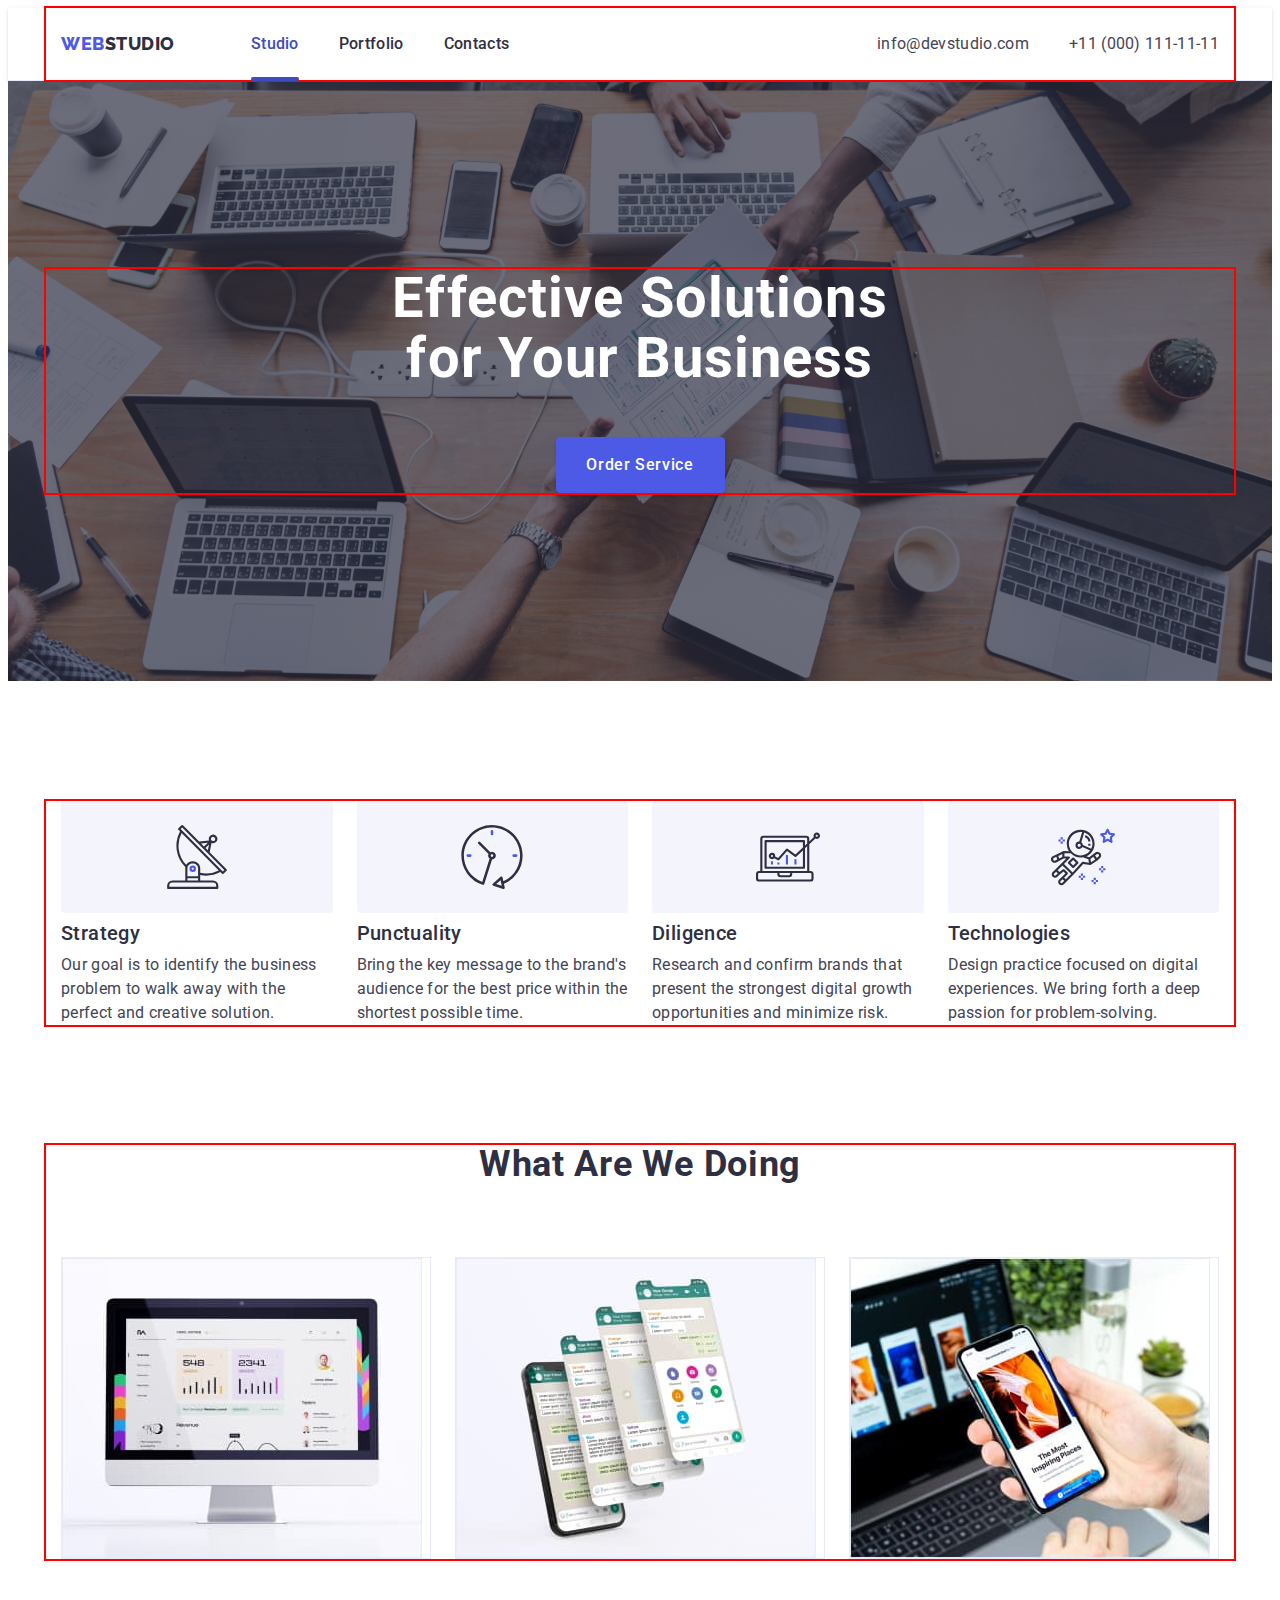
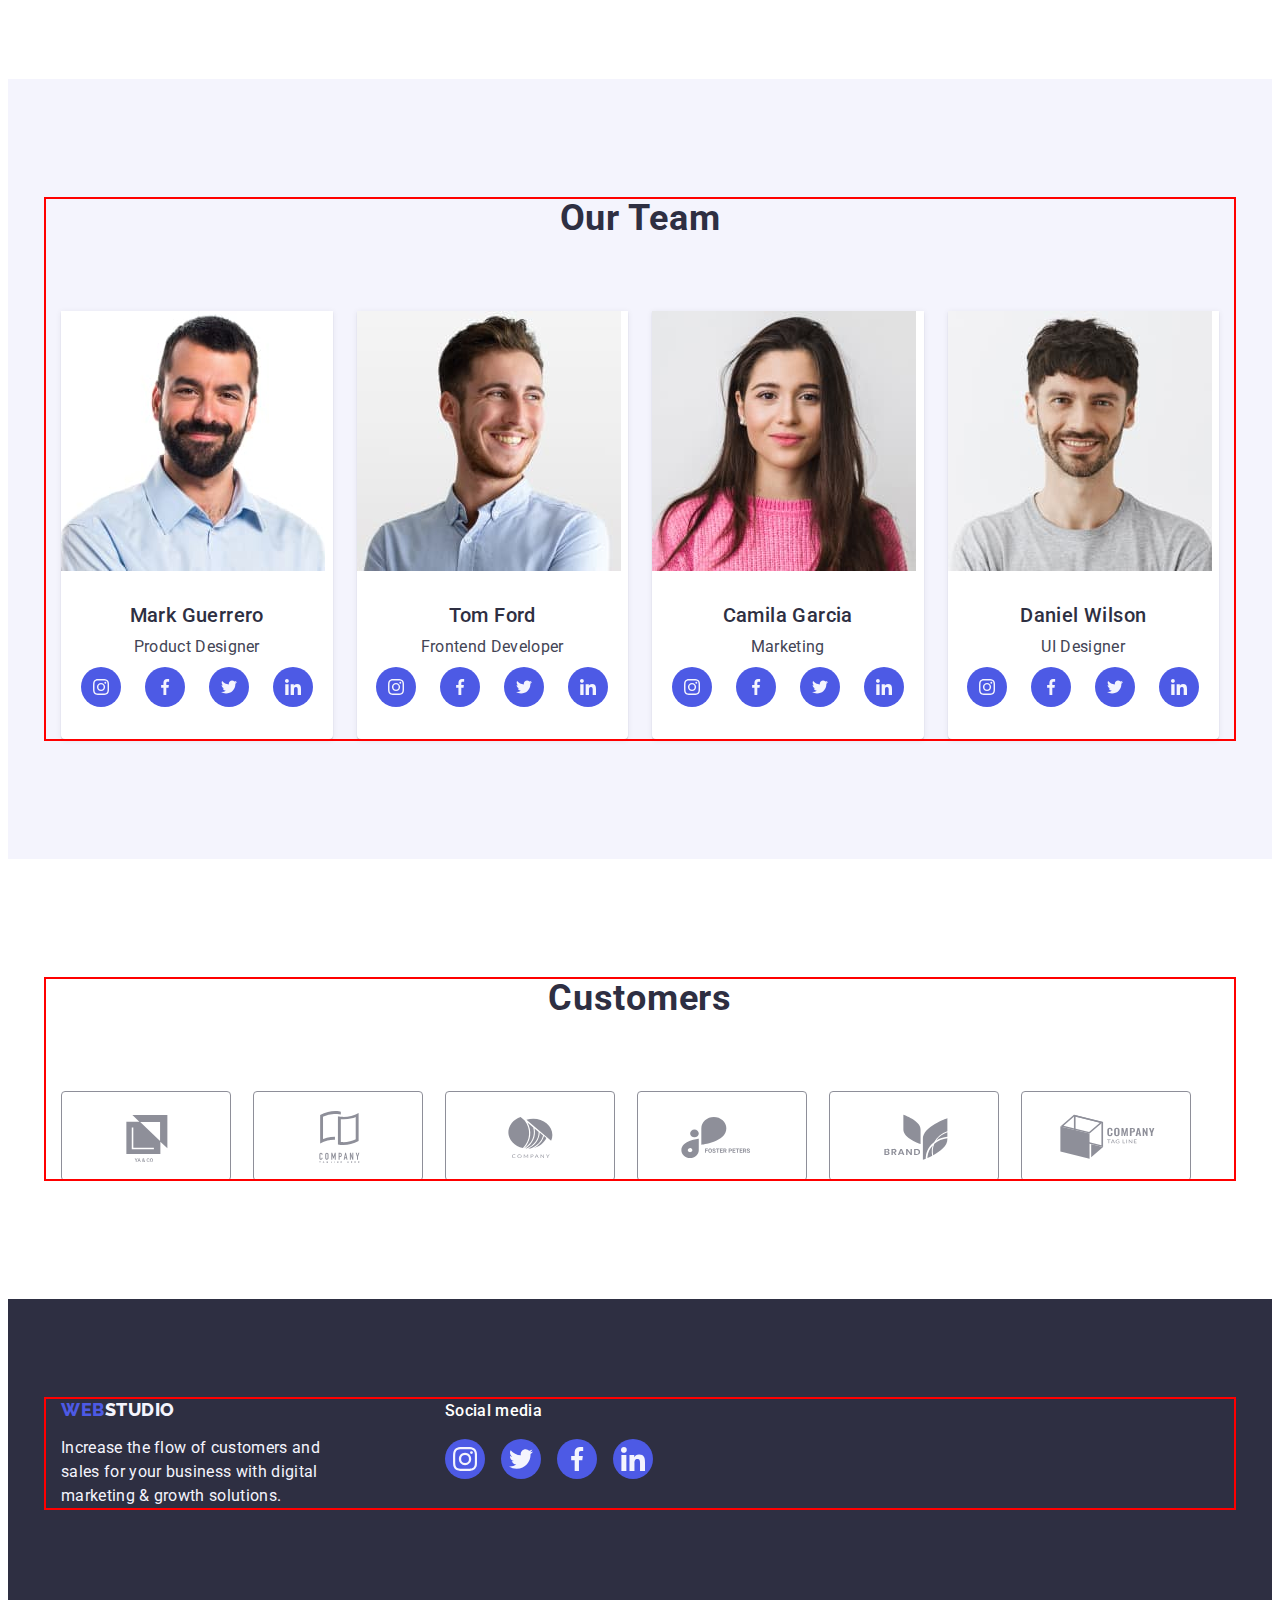
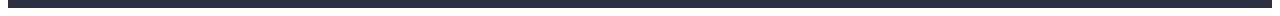
<file: index.html>
<!DOCTYPE html>
<html lang="en">
  <head>
    <meta charset="UTF-8" />
    <meta http-equiv="X-UA-Compatible" content="IE=edge" />
    <meta name="viewport" content="width=device-width, initial-scale=1.0" />
    <link rel="preconnect" href="https://fonts.googleapis.com" />
    <link rel="preconnect" href="https://fonts.gstatic.com" crossorigin />
    <link
      href="https://fonts.googleapis.com/css2?family=Raleway:wght@800&family=Roboto:wght@400;500;700&display=swap"
      rel="stylesheet"
    />
    <title>Web Studio</title>
    <link
      rel="stylesheet"
      href="https://cdnjs.cloudflare.com/ajax/libs/modern-normalize/2.0.0/modern-normalize.min.css"
      integrity="sha512-4xo8blKMVCiXpTaLzQSLSw3KFOVPWhm/TRtuPVc4WG6kUgjH6J03IBuG7JZPkcWMxJ5huwaBpOpnwYElP/m6wg=="
      crossorigin="anonymous"
      referrerpolicy="no-referrer"
    />
    <link rel="stylesheet" href="./css/styles.css" />
  </head>
  <body>
    <header class="header">
      <div class="container header-container">
        <nav class="header-navigation">
          <a href="./index.html" class="header-logo link"
            >Web<span class="span-logo-header">Studio</span></a
          >
          <ul class="header-menu list">
            <li class="header-menu-item">
              <a class="header-menu-link link current" href="./index.html"
                >Studio</a
              >
            </li>
            <li class="header-menu-item">
              <a class="header-menu-link link" href="./portfolio.html"
                >Portfolio</a
              >
            </li>
            <li class="header-menu-item">
              <a class="header-menu-link link" href="">Contacts</a>
            </li>
          </ul>
        </nav>
        <address class="header-address">
          <ul class="header-address-list list">
            <li class="header-address-item">
              <a
                class="header-address-link link"
                href="mailto:info@devstudio.com"
                >info@devstudio.com</a
              >
            </li>
            <li class="header-address-item">
              <a class="header-address-link link" href="tel:+110001111111"
                >+11 (000) 111-11-11</a
              >
            </li>
          </ul>
        </address>
      </div>
    </header>
    <main>
      <section class="hero">
        <div class="container">
          <h1 class="hero-title">Effective Solutions for Your Business</h1>
          <button type="button" class="hero-button" data-modal-open>
            Order Service
          </button>
        </div>
      </section>

      <section class="benefits">
        <div class="container">
          <h2 class="visually-hidden">Benefits</h2>
          <ul class="benefits-list list">
            <li class="benefits-item">
              <div class="benefits-icons-container">
                <svg class="benefits-icons" width="64" height="64">
                  <use href="./images/icons.svg#icon-antenna"></use>
                </svg>
              </div>
              <h3 class="benefits-subtitle">Strategy</h3>
              <p class="benefits-item-text">
                Our goal is to identify the business problem to walk away with
                the perfect and creative solution.
              </p>
            </li>
            <li class="benefits-item">
              <div class="benefits-icons-container">
                <svg class="benefits-icons" width="64" height="64">
                  <use href="./images/icons.svg#icon-clock"></use>
                </svg>
              </div>
              <h3 class="benefits-subtitle">Punctuality</h3>
              <p class="benefits-item-text">
                Bring the key message to the brand's audience for the best price
                within the shortest possible time.
              </p>
            </li>
            <li class="benefits-item">
              <div class="benefits-icons-container">
                <svg class="benefits-icons" width="64" height="64">
                  <use href="./images/icons.svg#icon-diagram"></use>
                </svg>
              </div>
              <h3 class="benefits-subtitle">Diligence</h3>
              <p class="benefits-item-text">
                Research and confirm brands that present the strongest digital
                growth opportunities and minimize risk.
              </p>
            </li>
            <li class="benefits-item">
              <div class="benefits-icons-container">
                <svg class="benefits-icons" width="64" height="64">
                  <use href="./images/icons.svg#icon-astronaut"></use>
                </svg>
              </div>
              <h3 class="benefits-subtitle">Technologies</h3>
              <p class="benefits-item-text">
                Design practice focused on digital experiences. We bring forth a
                deep passion for problem-solving.
              </p>
            </li>
          </ul>
        </div>
      </section>
      <section class="doing">
        <div class="container">
          <h2 class="doing-title">What are we doing</h2>
          <ul class="doing-list list">
            <li class="doing-item">
              <img
                src="./images/display.jpg"
                alt="computer screen with an open website"
                width="360"
                height="300"
              />
            </li>
            <li class="doing-item">
              <img
                src="./images/chats.jpg"
                alt="chats on the phone"
                width="360"
                height="300"
              />
            </li>
            <li class="doing-item">
              <img
                src="./images/phone.jpg"
                alt="phone in hand with an open mobile version of the website"
                width="360"
                height="300"
              />
            </li>
          </ul>
        </div>
      </section>

      <section class="team">
        <div class="container">
          <h2 class="team-title">Our Team</h2>
          <ul class="team-list list">
            <li class="team-item">
              <img
                src="./images/mark.jpg"
                alt="Mark Guerrero photo"
                width="264"
                height="260"
              />
              <div class="container-team">
                <h3 class="team-subtitle">Mark Guerrero</h3>
                <p class="team-text">Product Designer</p>
                <ul class="team-soc list">
                  <li class="team-soc-item">
                    <a
                      class="team-soc-link"
                      href=""
                      aria-label="instagram-icon"
                      target="_blank"
                      rel="noopener noreferrer"
                      ><svg class="team-soc-icon" width="16" height="16">
                        <use
                          href="./images/icons.svg#icon-instagram-1"
                        ></use></svg
                    ></a>
                  </li>
                  <li class="team-soc-item">
                    <a
                      class="team-soc-link"
                      href=""
                      aria-label="facebook-icon"
                      target="_blank"
                      rel="noopener noreferrer"
                      ><svg class="team-soc-icon" width="16" height="16">
                        <use href="./images/icons.svg#icon-facebook"></use></svg
                    ></a>
                  </li>
                  <li class="team-soc-item">
                    <a
                      class="team-soc-link"
                      href=""
                      aria-label="twitter-icon"
                      target="_blank"
                      rel="noopener noreferrer"
                      ><svg class="team-soc-icon" width="16" height="16">
                        <use href="./images/icons.svg#icon-twitter"></use></svg
                    ></a>
                  </li>
                  <li class="team-soc-item">
                    <a
                      class="team-soc-link"
                      href=""
                      aria-label="linkedin-icon"
                      target="_blank"
                      rel="noopener noreferrer"
                      ><svg class="team-soc-icon" width="16" height="16">
                        <use href="./images/icons.svg#icon-linkedin"></use></svg
                    ></a>
                  </li>
                </ul>
              </div>
            </li>
            <li class="team-item">
              <img
                src="./images/tom.jpg"
                alt="Tom Ford photo"
                width="264"
                height="260"
              />
              <div class="container-team">
                <h3 class="team-subtitle">Tom Ford</h3>
                <p class="team-text">Frontend Developer</p>
                <ul class="team-soc list">
                  <li class="team-soc-item">
                    <a
                      class="team-soc-link"
                      href=""
                      aria-label="instagram"
                      target="_blank"
                      rel="noopener noreferrer"
                      ><svg class="team-soc-icon" width="16" height="16">
                        <use
                          href="./images/icons.svg#icon-instagram-1"
                        ></use></svg
                    ></a>
                  </li>
                  <li class="team-soc-item">
                    <a
                      class="team-soc-link"
                      href=""
                      aria-label="facebook-icon"
                      target="_blank"
                      rel="noopener noreferrer"
                      ><svg class="team-soc-icon" width="16" height="16">
                        <use href="./images/icons.svg#icon-facebook"></use></svg
                    ></a>
                  </li>
                  <li class="team-soc-item">
                    <a
                      class="team-soc-link"
                      href=""
                      aria-label="twitter-icon"
                      target="_blank"
                      rel="noopener noreferrer"
                      ><svg class="team-soc-icon" width="16" height="16">
                        <use href="./images/icons.svg#icon-twitter"></use></svg
                    ></a>
                  </li>
                  <li class="team-soc-item">
                    <a
                      class="team-soc-link"
                      href=""
                      aria-label="linkedin-icon"
                      target="_blank"
                      rel="noopener noreferrer"
                      ><svg class="team-soc-icon" width="16" height="16">
                        <use href="./images/icons.svg#icon-linkedin"></use></svg
                    ></a>
                  </li>
                </ul>
              </div>
            </li>
            <li class="team-item">
              <img
                src="./images/camila.jpg"
                alt="Camila Garcia photo"
                width="264"
                height="260"
              />
              <div class="container-team">
                <h3 class="team-subtitle">Camila Garcia</h3>
                <p class="team-text">Marketing</p>
                <ul class="team-soc list">
                  <li class="team-soc-item">
                    <a
                      class="team-soc-link"
                      href=""
                      aria-label="instagram-icon"
                      target="_blank"
                      rel="noopener noreferrer"
                      ><svg class="team-soc-icon" width="16" height="16">
                        <use
                          href="./images/icons.svg#icon-instagram-1"
                        ></use></svg
                    ></a>
                  </li>
                  <li class="team-soc-item">
                    <a
                      class="team-soc-link"
                      href=""
                      aria-label="facebook-icon"
                      target="_blank"
                      rel="noopener noreferrer"
                      ><svg class="team-soc-icon" width="16" height="16">
                        <use href="./images/icons.svg#icon-facebook"></use></svg
                    ></a>
                  </li>
                  <li class="team-soc-item">
                    <a
                      class="team-soc-link"
                      href=""
                      aria-label="twitter-icon"
                      target="_blank"
                      rel="noopener noreferrer"
                      ><svg class="team-soc-icon" width="16" height="16">
                        <use href="./images/icons.svg#icon-twitter"></use></svg
                    ></a>
                  </li>
                  <li class="team-soc-item">
                    <a
                      class="team-soc-link"
                      href=""
                      aria-label="linkedin-icon"
                      target="_blank"
                      rel="noopener noreferrer"
                      ><svg class="team-soc-icon" width="16" height="16">
                        <use href="./images/icons.svg#icon-linkedin"></use></svg
                    ></a>
                  </li>
                </ul>
              </div>
            </li>
            <li class="team-item">
              <img
                src="./images/daniel.jpg"
                alt="Daniel Wilson photo"
                width="264"
                height="260"
              />
              <div class="container-team">
                <h3 class="team-subtitle">Daniel Wilson</h3>
                <p class="team-text">UI Designer</p>
                <ul class="team-soc list">
                  <li class="team-soc-item">
                    <a
                      class="team-soc-link"
                      href=""
                      aria-label="instagram-icon"
                      target="_blank"
                      rel="noopener noreferrer"
                      ><svg class="team-soc-icon" width="16" height="16">
                        <use
                          href="./images/icons.svg#icon-instagram-1"
                        ></use></svg
                    ></a>
                  </li>
                  <li class="team-soc-item">
                    <a
                      class="team-soc-link"
                      href=""
                      aria-label="facebook-icon"
                      target="_blank"
                      rel="noopener noreferrer"
                      ><svg class="team-soc-icon" width="16" height="16">
                        <use href="./images/icons.svg#icon-facebook"></use></svg
                    ></a>
                  </li>
                  <li class="team-soc-item">
                    <a
                      class="team-soc-link"
                      href=""
                      aria-label="twitter-icon"
                      target="_blank"
                      rel="noopener noreferrer"
                      ><svg class="team-soc-icon" width="16" height="16">
                        <use href="./images/icons.svg#icon-twitter"></use></svg
                    ></a>
                  </li>
                  <li class="team-soc-item">
                    <a
                      class="team-soc-link"
                      href=""
                      aria-label="linkedin-icon"
                      target="_blank"
                      rel="noopener noreferrer"
                      ><svg class="team-soc-icon" width="16" height="16">
                        <use href="./images/icons.svg#icon-linkedin"></use></svg
                    ></a>
                  </li>
                </ul>
              </div>
            </li>
          </ul>
        </div>
      </section>

      <section class="customers">
        <div class="container">
          <h2 class="customers-title">Customers</h2>
          <ul class="customers-list list">
            <li class="customers-item">
              <a class="customers-link" href="">
                <svg class="customers-soc-icon" width="104" height="56">
                  <use href="./images/icons.svg#icon-Logo-1"></use></svg
              ></a>
            </li>
            <li class="customers-item">
              <a class="customers-link" href=""
                ><svg class="customers-soc-icon" width="104" height="56">
                  <use href="./images/icons.svg#icon-Logo-2"></use></svg
              ></a>
            </li>
            <li class="customers-item">
              <a class="customers-link" href=""
                ><svg class="customers-soc-icon" width="104" height="56">
                  <use href="./images/icons.svg#icon-Logo-3"></use></svg
              ></a>
            </li>
            <li class="customers-item">
              <a class="customers-link" href=""
                ><svg class="customers-soc-icon" width="104" height="56">
                  <use href="./images/icons.svg#icon-Logo-4"></use></svg
              ></a>
            </li>
            <li class="customers-item">
              <a class="customers-link" href=""
                ><svg class="customers-soc-icon" width="104" height="56">
                  <use href="./images/icons.svg#icon-Logo-5"></use></svg
              ></a>
            </li>
            <li class="customers-item">
              <a class="customers-link" href=""
                ><svg class="customers-soc-icon" width="104" height="56">
                  <use href="./images/icons.svg#icon-Logo-6"></use></svg
              ></a>
            </li>
          </ul>
        </div>
      </section>
    </main>
    <footer class="footer">
      <div class="container footer-container">
        <div class="footer-logo">
          <a href="./index.html" class="footer-logo-link link"
            >Web<span class="span-logo-footer">Studio</span></a
          >
          <p class="footer-text">
            Increase the flow of customers and sales for your business with
            digital marketing & growth solutions.
          </p>
        </div>

        <div class="footer-soc">
          <p class="footer-soc-title">Social media</p>
          <ul class="footer-soc-list list">
            <li class="footer-soc-item">
              <a
                class="footer-soc-link"
                href=""
                aria-label="instagram-icon"
                target="_blank"
                rel="noopener noreferrer"
                ><svg class="footer-soc-icon" width="24" height="24">
                  <use href="./images/icons.svg#icon-instagram-1"></use></svg
              ></a>
            </li>
            <li class="footer-soc-item">
              <a
                class="footer-soc-link"
                href=""
                aria-label="twitter-icon"
                target="_blank"
                rel="noopener noreferrer"
                ><svg class="footer-soc-icon" width="24" height="24">
                  <use href="./images/icons.svg#icon-twitter"></use></svg
              ></a>
            </li>
            <li class="footer-soc-item">
              <a
                class="footer-soc-link"
                href=""
                aria-label="facebook-icon"
                target="_blank"
                rel="noopener noreferrer"
                ><svg class="footer-soc-icon" width="24" height="24">
                  <use href="./images/icons.svg#icon-facebook"></use></svg
              ></a>
            </li>
            <li class="footer-soc-item">
              <a
                class="footer-soc-link"
                href=""
                aria-label="linkedin-icon"
                target="_blank"
                rel="noopener noreferrer"
                ><svg class="footer-soc-icon" width="24" height="24">
                  <use href="./images/icons.svg#icon-linkedin"></use></svg
              ></a>
            </li>
          </ul>
        </div>
      </div>
    </footer>
    <div class="backdrop is-hidden" data-modal>
      <div class="modal">
        <button type="button" class="modal-btn" data-modal-close>
          <svg class="icon-close-black" width="8" height="8">
            <use href="./images/icons.svg#icon-close-black"></use>
          </svg>
        </button>
      </div>
    </div>
    <script src="./js/modal.js"></script>
  </body>
</html>
</file>
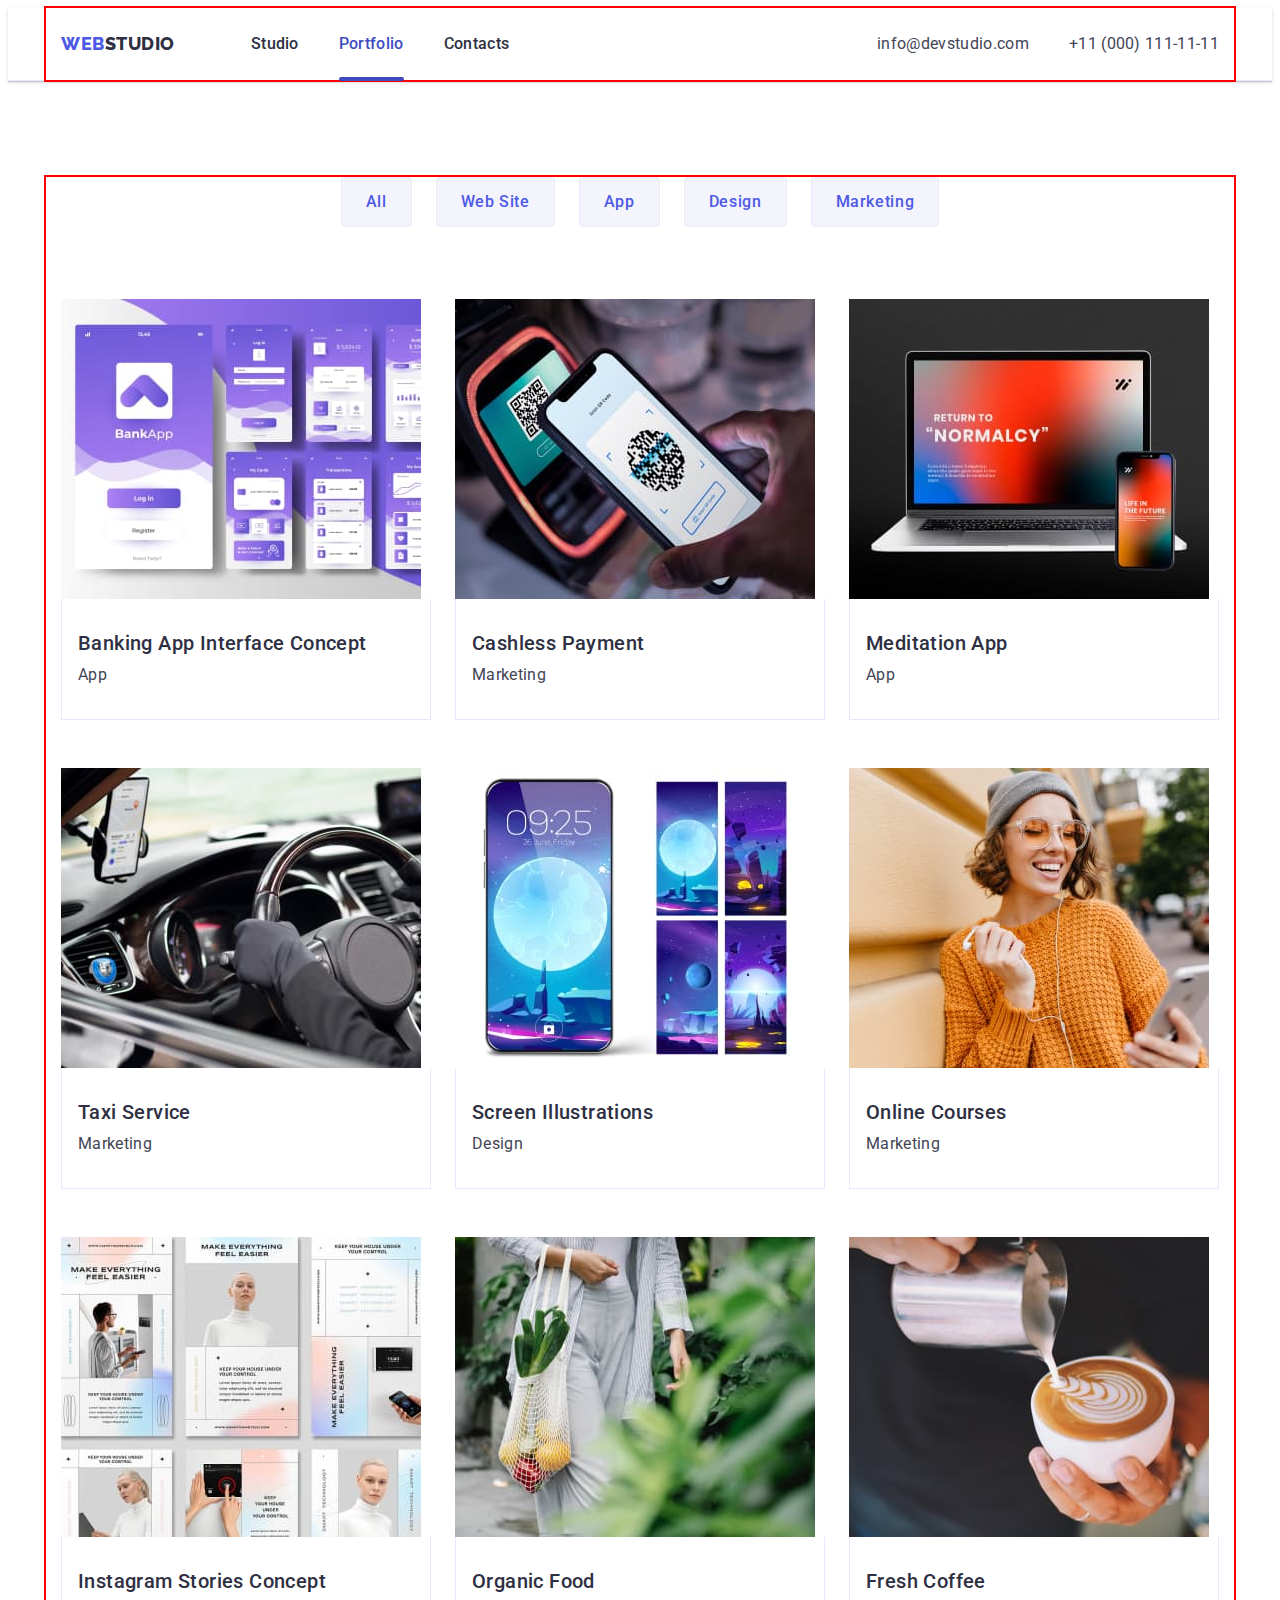
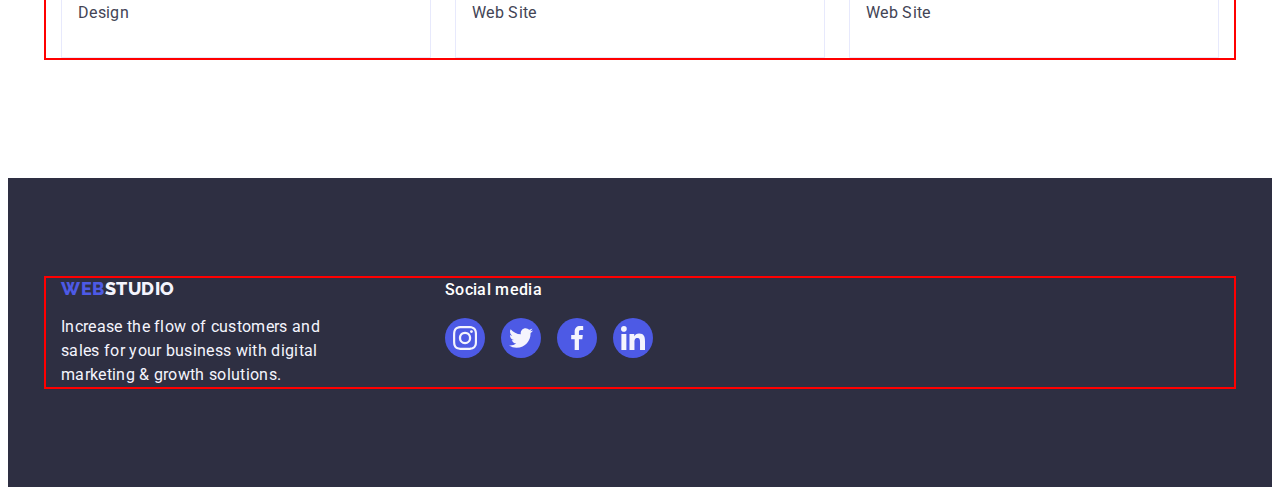
<file: portfolio.html>
<!DOCTYPE html>
<html lang="en">
  <head>
    <meta charset="UTF-8" />
    <meta http-equiv="X-UA-Compatible" content="IE=edge" />
    <meta name="viewport" content="width=device-width, initial-scale=1.0" />
    <link rel="preconnect" href="https://fonts.googleapis.com" />
    <link rel="preconnect" href="https://fonts.gstatic.com" crossorigin />
    <link
      href="https://fonts.googleapis.com/css2?family=Raleway:wght@800&family=Roboto:wght@400;500;700&display=swap"
      rel="stylesheet"
    />
    <title>Web Studio</title>
    <link
      rel="stylesheet"
      href="https://cdnjs.cloudflare.com/ajax/libs/modern-normalize/2.0.0/modern-normalize.min.css"
      integrity="sha512-4xo8blKMVCiXpTaLzQSLSw3KFOVPWhm/TRtuPVc4WG6kUgjH6J03IBuG7JZPkcWMxJ5huwaBpOpnwYElP/m6wg=="
      crossorigin="anonymous"
      referrerpolicy="no-referrer"
    />
    <link rel="stylesheet" href="./css/styles.css" />
  </head>
  <body>
    <header class="header">
      <div class="container header-container">
        <nav class="header-navigation">
          <a href="./index.html" class="header-logo link"
            >Web<span class="span-logo-header">Studio</span></a
          >
          <ul class="header-menu list">
            <li class="header-menu-item">
              <a class="header-menu-link link" href="./index.html">Studio</a>
            </li>
            <li class="header-menu-item">
              <a class="header-menu-link link current" href="./portfolio.html"
                >Portfolio</a
              >
            </li>
            <li class="header-menu-item">
              <a class="header-menu-link link" href="">Contacts</a>
            </li>
          </ul>
        </nav>
        <address class="header-address">
          <ul class="header-address-list list">
            <li class="header-address-item">
              <a
                class="header-address-link link"
                href="mailto:info@devstudio.com"
                >info@devstudio.com</a
              >
            </li>
            <li class="header-address-item">
              <a class="header-address-link link" href="tel:+110001111111"
                >+11 (000) 111-11-11</a
              >
            </li>
          </ul>
        </address>
      </div>
    </header>
    <main>
      <section class="projects">
        <div class="container">
          <h1 class="visually-hidden">Projects</h1>
          <ul class="projects-btn-list list">
            <li class="projects-btn-item">
              <button type="button" class="projects-button">All</button>
            </li>
            <li class="projects-btn-item">
              <button type="button" class="projects-button">Web Site</button>
            </li>
            <li class="projects-btn-item">
              <button type="button" class="projects-button">App</button>
            </li>
            <li class="projects-btn-item">
              <button type="button" class="projects-button">Design</button>
            </li>
            <li class="projects-btn-item">
              <button type="button" class="projects-button">Marketing</button>
            </li>
          </ul>

          <ul class="projects-list list">
            <li class="projects-item">
              <a href="" class="projects-link link">
                <div class="projects-overlay">
                  <img
                    src="./images/images-portfolio/banking-app.jpg"
                    alt="application view"
                    width="360"
                    height="300"
                  />
                  <p class="projects-overlay-text">
                    14 Stylish and User-Friendly App Design Concepts · Task
                    Manager App · Calorie Tracker App · Exotic Fruit Ecommerce
                    App · Cloud Storage App
                  </p>
                </div>
                <div class="container-projects">
                  <h2 class="projects-subtitle">
                    Banking App Interface Concept
                  </h2>
                  <p class="projects-text">App</p>
                </div>
              </a>
            </li>
            <li class="projects-item">
              <a href="" class="projects-link link">
                <div class="projects-overlay">
                  <img
                    src="./images/images-portfolio/cashless.jpg"
                    alt="the phone approaches the terminal"
                    width="360"
                    height="300"
                  />
                  <p class="projects-overlay-text">
                    14 Stylish and User-Friendly App Design Concepts · Task
                    Manager App · Calorie Tracker App · Exotic Fruit Ecommerce
                    App · Cloud Storage App
                  </p>
                </div>
                <div class="container-projects">
                  <h2 class="projects-subtitle">Cashless Payment</h2>
                  <p class="projects-text">Marketing</p>
                </div>
              </a>
            </li>
            <li class="projects-item">
              <a href="" class="projects-link link">
                <div class="projects-overlay">
                  <img
                    src="./images/images-portfolio/meditation-app.jpg"
                    alt="app is open on a laptop and a phone"
                    width="360"
                    height="300"
                  />
                  <p class="projects-overlay-text">
                    14 Stylish and User-Friendly App Design Concepts · Task
                    Manager App · Calorie Tracker App · Exotic Fruit Ecommerce
                    App · Cloud Storage App
                  </p>
                </div>
                <div class="container-projects">
                  <h2 class="projects-subtitle">Meditation App</h2>
                  <p class="projects-text">App</p>
                </div>
              </a>
            </li>
            <li class="projects-item">
              <a href="" class="projects-link link">
                <div class="projects-overlay">
                  <img
                    src="./images/images-portfolio/taxi.jpg"
                    alt="hand on the steering wheel of the car"
                    width="360"
                    height="300"
                  />
                  <p class="projects-overlay-text">
                    14 Stylish and User-Friendly App Design Concepts · Task
                    Manager App · Calorie Tracker App · Exotic Fruit Ecommerce
                    App · Cloud Storage App
                  </p>
                </div>
                <div class="container-projects">
                  <h2 class="projects-subtitle">Taxi Service</h2>
                  <p class="projects-text">Marketing</p>
                </div>
              </a>
            </li>
            <li class="projects-item">
              <a href="" class="projects-link link">
                <div class="projects-overlay">
                  <img
                    src="./images/images-portfolio/screan.jpg"
                    alt="phone with different screen illustrations"
                    width="360"
                    height="300"
                  />
                  <p class="projects-overlay-text">
                    14 Stylish and User-Friendly App Design Concepts · Task
                    Manager App · Calorie Tracker App · Exotic Fruit Ecommerce
                    App · Cloud Storage App
                  </p>
                </div>
                <div class="container-projects">
                  <h2 class="projects-subtitle">Screen Illustrations</h2>
                  <p class="projects-text">Design</p>
                </div>
              </a>
            </li>
            <li class="projects-item">
              <a href="" class="projects-link link">
                <div class="projects-overlay">
                  <img
                    src="./images/images-portfolio/online-courses.jpg"
                    alt="a girl in headphones smiles and looks at the phone"
                    width="360"
                    height="300"
                  />
                  <p class="projects-overlay-text">
                    14 Stylish and User-Friendly App Design Concepts · Task
                    Manager App · Calorie Tracker App · Exotic Fruit Ecommerce
                    App · Cloud Storage App
                  </p>
                </div>
                <div class="container-projects">
                  <h2 class="projects-subtitle">Online Courses</h2>
                  <p class="projects-text">Marketing</p>
                </div>
              </a>
            </li>
            <li class="projects-item">
              <a href="" class="projects-link link">
                <div class="projects-overlay">
                  <img
                    src="./images/images-portfolio/instagram.jpg"
                    alt="windows with cases"
                    width="360"
                    height="300"
                  />
                  <p class="projects-overlay-text">
                    14 Stylish and User-Friendly App Design Concepts · Task
                    Manager App · Calorie Tracker App · Exotic Fruit Ecommerce
                    App · Cloud Storage App
                  </p>
                </div>
                <div class="container-projects">
                  <h2 class="projects-subtitle">Instagram Stories Concept</h2>
                  <p class="projects-text">Design</p>
                </div>
              </a>
            </li>
            <li class="projects-item">
              <a href="" class="projects-link link">
                <div class="projects-overlay">
                  <img
                    src="./images/images-portfolio/organic-food.jpg"
                    alt="a woman carries a bag of fruit"
                    width="360"
                    height="300"
                  />
                  <p class="projects-overlay-text">
                    14 Stylish and User-Friendly App Design Concepts · Task
                    Manager App · Calorie Tracker App · Exotic Fruit Ecommerce
                    App · Cloud Storage App
                  </p>
                </div>
                <div class="container-projects">
                  <h2 class="projects-subtitle">Organic Food</h2>
                  <p class="projects-text">Web Site</p>
                </div>
              </a>
            </li>
            <li class="projects-item">
              <a href="" class="projects-link link">
                <div class="projects-overlay">
                  <img
                    src="./images/images-portfolio/coffee.jpg"
                    alt="a person pours milk into coffee"
                    width="360"
                    height="300"
                  />
                  <p class="projects-overlay-text">
                    14 Stylish and User-Friendly App Design Concepts · Task
                    Manager App · Calorie Tracker App · Exotic Fruit Ecommerce
                    App · Cloud Storage App
                  </p>
                </div>
                <div class="container-projects">
                  <h2 class="projects-subtitle">Fresh Coffee</h2>
                  <p class="projects-text">Web Site</p>
                </div>
              </a>
            </li>
          </ul>
        </div>
      </section>
    </main>
    <footer class="footer">
      <div class="container footer-container">
        <div class="footer-logo">
          <a href="./index.html" class="footer-logo-link link"
            >Web<span class="span-logo-footer">Studio</span></a
          >
          <p class="footer-text">
            Increase the flow of customers and sales for your business with
            digital marketing & growth solutions.
          </p>
        </div>

        <div class="footer-soc">
          <p class="footer-soc-title">Social media</p>
          <ul class="footer-soc-list list">
            <li class="footer-soc-item">
              <a
                class="footer-soc-link"
                href=""
                aria-label="instagram-icon"
                target="_blank"
                rel="noopener noreferrer"
                ><svg class="footer-soc-icon" width="24" height="24">
                  <use href="./images/icons.svg#icon-instagram-1"></use></svg
              ></a>
            </li>
            <li class="footer-soc-item">
              <a
                class="footer-soc-link"
                href=""
                aria-label="twitter-icon"
                target="_blank"
                rel="noopener noreferrer"
                ><svg class="footer-soc-icon" width="24" height="24">
                  <use href="./images/icons.svg#icon-twitter"></use></svg
              ></a>
            </li>
            <li class="footer-soc-item">
              <a
                class="footer-soc-link"
                href=""
                aria-label="facebook-icon"
                target="_blank"
                rel="noopener noreferrer"
                ><svg class="footer-soc-icon" width="24" height="24">
                  <use href="./images/icons.svg#icon-facebook"></use></svg
              ></a>
            </li>
            <li class="footer-soc-item">
              <a
                class="footer-soc-link"
                href=""
                aria-label="linkedin-icon"
                target="_blank"
                rel="noopener noreferrer"
                ><svg class="footer-soc-icon" width="24" height="24">
                  <use href="./images/icons.svg#icon-linkedin"></use></svg
              ></a>
            </li>
          </ul>
        </div>
      </div>
    </footer>
  </body>
</html>
</file>
<file: css/styles.css>
:root {
    --primary-black-color: #2E2F42;
    --primary-white-color: #FFFFFF;
    --primary-accent-color: #434455;
    --secondary-accent-color: #4D5AE5;
    --active-color: #404BBF;
    --secondary-white-color: #F4F4FD;
}

body {
    font-family: 'Roboto', sans-serif;
    color: var(--primary-accent-color);
    background-color: var(--primary-white-color);
}

p, h1, h2, h3, h4, h5, h6 {
    margin-top: 0;
    margin-bottom: 0;
}

ul {
    margin-top: 0;
    margin-bottom: 0;
    padding-left: 0;
}

img {
    display: block; 
    max-width: 100%; 
    height: auto;
}

.container {
    width: 100%;
    max-width: 1158px;
    padding-left: 15px;
    padding-right: 15px;
    margin: 0 auto;
    outline: 2px solid red;
}


/**-----------------HEADER-------------------*/

.header {
    border-bottom: 1px solid #E7E9FC;
    box-shadow: 0px 2px 1px rgba(46, 47, 66, 0.08), 0px 1px 1px rgba(46, 47, 66, 0.16), 0px 1px 6px rgba(46, 47, 66, 0.08);
}

.header-container {
    display: flex;
}

.link {
    text-decoration: none;
}

.link:active {
    color: var(--active-color);
}


.list {
    list-style-type: none;
}

.header-logo {
    font-family: 'Raleway', sans-serif;
    font-weight: 800;
    font-size: 18px;
    line-height: 1.17;
    letter-spacing: 0.03em;
    color:var(--secondary-accent-color);
    text-transform: uppercase;
    margin-right: 76px;

}

.span-logo-header {
   color:var(--primary-black-color); 
}

.header-navigation {
    display: flex;
    align-items: center;
    flex-grow: 1;
}

.header-menu {
    display: flex;
    gap: 40px;
}

.header-menu-link {
    font-weight: 500;
    font-size: 16px;
    line-height: 1.5;
    letter-spacing: 0.02em;
    color: var(--primary-black-color);
    display: block;
    padding: 24px 0;
    transition: color 250ms cubic-bezier(0.4, 0, 0.2, 1);
}


.header-menu-link:hover, 
.header-menu-link:focus {
    color: var(--active-color);
}

.current {
    position: relative;
    color: var(--active-color);
}

.current::after {
    content: '';
    position: absolute;
    left: 0;
    bottom: -1px;
    width: 100%;
    height: 4px;
    border-radius: 2px;
    background-color: var(--active-color);
}   

.header-address {
    font-style:normal;
}

.header-address-list {
    display: flex;
    gap: 40px;
}

.header-address-link {
    font-size: 16px;
    line-height: 1.5;
    letter-spacing: 0.02em;
    color: var(--primary-accent-color);
    display: block;
    padding: 24px 0;
    transition: color 250ms cubic-bezier(0.4, 0, 0.2, 1);
}

.header-address-link:hover,
.header-address-link:focus {
    color: var(--active-color);
}

/**-----------------HERO-------------------*/

.hero {
    background-color: var(--primary-black-color);
    background-image: linear-gradient(rgba(46, 47, 66, 0.7),rgba(46, 47, 66, 0.7)), url(../images/people-office.jpg);
    background-repeat: no-repeat;
    background-position: center;
    background-size: cover;
    padding-top: 188px;
    padding-bottom: 188px;
    max-width: 1440px;
    margin-right: auto;
    margin-left: auto;
}

.hero-title {
    font-weight: 700;
    font-size: 56px;
    line-height: 1.07;
    letter-spacing: 0.02em;
    color: var(--primary-white-color);
    text-align: center;
    max-width: 496px;
    margin-bottom: 48px;
    margin-left: auto;
    margin-right: auto;
}

.hero-button {
    min-width: 169px;
    height: 56px;
    font-family: inherit;
    font-weight: 500;
    font-size: 16px;
    line-height: 1.5;
    letter-spacing: 0.04em;
    box-shadow: 0px 4px 4px rgba(0, 0, 0, 0.15);
    border-radius: 4px;
    border: none;
    color: var(--primary-white-color);
    background-color: var(--secondary-accent-color);
    cursor: pointer;
    margin-left: auto;
    margin-right: auto;
    display: block;
    transition: background-color 250ms cubic-bezier(0.4, 0, 0.2, 1);
}

.hero-button:hover,
.hero-button:focus {
    background-color: var(--active-color);
}

/**-----------------BENEFITS-------------------*/

.benefits {
    padding-top: 120px;
    padding-bottom: 120px;
}

.benefits-list {
    display: flex;
    gap: 24px;
}

.benefits-item {
    width: calc((100% - 3 * 24px) / 4);
}

.benefits-subtitle {
    font-weight: 500;
    font-size: 20px;
    line-height: 1.2;
    letter-spacing: 0.02em;
    color: var(--primary-black-color);
    margin-bottom: 8px;
    margin-top: 8px;
}


.benefits-item-text {
    font-size: 16px;
    line-height: 1.5;
    letter-spacing: 0.02em;
}

.visually-hidden {
    position: absolute;
    width: 1px;
    height: 1px;
    margin: -1px;
    border: 0;
    padding: 0;
    white-space: nowrap;
    clip-path: inset(100%);
    clip: rect(0 0 0 0);
    overflow: hidden;
}

.benefits-icons-container {
    background-color: var(--secondary-white-color);
    display: flex;
    justify-content: center;
    align-items: center;
    border-radius: 4px;
    margin-bottom: 8px;
    height: 112px;
}

/**-----------------DOING-------------------*/

.doing {
    padding-bottom: 120px;
}

.doing-list {
    display: flex;
    gap: 24px;
}

.doing-item {
    width: calc((100% - 24px * 2) / 3);
    border: 1px solid #E7E9FC;
}

.doing-title {
    font-weight: 700;
    font-size: 36px;
    line-height: 1.11;
    text-align: center;
    letter-spacing: 0.02em;
    text-transform: capitalize;
    color: var(--primary-black-color);
    margin-bottom: 72px;
}

/**----------------TEAM-------------------*/

.team {
    background-color: var(--secondary-white-color);
    padding-bottom: 120px;
    padding-top: 120px;

}

.team-title {
    font-weight: 700;
    font-size: 36px;
    line-height: 1.11;
    text-align: center;
    letter-spacing: 0.02em;
    text-transform: capitalize;
    color: var(--primary-black-color);
    margin-bottom: 72px;
}

.team-list {
    display: flex;
    gap: 24px;
}

.team-item {
    background-color: var(--primary-white-color);
    width: calc((100% - 72px) / 4);
    box-shadow: 0px 1px 6px rgba(46, 47, 66, 0.08), 0px 1px 1px rgba(46, 47, 66, 0.16), 0px 2px 1px rgba(46, 47, 66, 0.08);
    border-radius: 0px 0px 4px 4px;
}

.team-subtitle {
    font-weight: 500;
    font-size: 20px;
    line-height: 1.2;
    letter-spacing: 0.02em;
    color: var(--primary-black-color);
    margin-bottom: 8px
}

.container-team {
    padding: 32px 0px;
    text-align: center;
}

.team-text {
    font-size: 16px;
    line-height: 1.5;
    letter-spacing: 0.02em;
}

.team-soc {
    display: flex;
    justify-content: center;
    gap: 24px;
    margin-top: 8px;
}

.team-soc-item {
    width: 40px;
    height: 40px;
}

.team-soc-link {
    width: 100%;
    height: 100%;
    border-radius: 50%;
    background: var(--secondary-accent-color);
    display: flex;
    justify-content: center;
    align-items: center;
    transition: background-color 250ms cubic-bezier(0.4, 0, 0.2, 1);
}

.team-soc-link:hover, .team-soc-link:focus {
    background-color: var(--active-color);
}

.team-soc-icon {
    fill: var(--secondary-white-color);
}

/**----------------CUSTOMERS-------------------*/

.customers {
        padding-bottom: 120px;
        padding-top: 120px;
}

.customers-title {
    font-weight: 700;
        font-size: 36px;
        line-height: 1.11;
        text-align: center;
        letter-spacing: 0.02em;
        text-transform: capitalize;
        color: var(--primary-black-color);
        margin-bottom: 72px;
}

.customers-list {
    display: flex;
    gap: 24px;
}

.customers-item {
    width: 168px;
    height: 88px;
}

.customers-link {
        width: 100%;
        height: 100%;
        border: 1px solid #8E8F99;
        border-radius: 4px;
        display: flex;
        justify-content: center;
        align-items: center;
        color: #8E8F99;
        transition: border-color 250ms cubic-bezier(0.4, 0, 0.2, 1), color 250ms cubic-bezier(0.4, 0, 0.2, 1);
}

.customers-soc-icon {
    fill: currentColor;
}

.customers-link:hover , .customers-link:focus {
    border-color: var(--active-color);
    color: var(--active-color);
}


/**----------------FOOTER-------------------*/

.footer {
    background-color: var(--primary-black-color);
    padding-top: 100px;
    padding-bottom: 100px;
}

.footer-logo {
    margin-right: 120px;
}

.footer-logo-link {
    font-family: 'Raleway',sans-serif;
    font-weight: 800;
    font-size: 18px;
    line-height: 1.17;
    letter-spacing: 0.03em;
    text-transform: uppercase;
    color: var(--secondary-accent-color);
    display: inline-block;
    margin-bottom: 16px;
}

.span-logo-footer {
    color: var(--secondary-white-color);
}

.footer-text {
    font-size: 16px;
        line-height: 1.5;
        letter-spacing: 0.02em;
        color: var(--secondary-white-color);
        max-width: 264px;
}


.footer-container {
    display: flex;
    align-items: baseline;
}


.footer-soc-title {
    font-weight: 500;
        font-size: 16px;
        line-height: 1.5;
        letter-spacing: 0.02em;
        color: var(--primary-white-color);
        margin-bottom: 16px;
}

.footer-soc-list {
        display: flex;
        gap: 16px;
}

.footer-soc-item {
        width: 40px;
        height: 40px;
}

.footer-soc-link {
        display: flex;
        justify-content: center;
        align-items: center;
        width: 100%;
        height: 100%;
        border-radius: 50%;
        background: var(--secondary-accent-color);
        transition: background-color 250ms cubic-bezier(0.4, 0, 0.2, 1);
        
}

.footer-soc-link:hover,
.footer-soc-link:focus {
    background-color:#31D0AA;
}

.footer-soc-icon {
    fill: var(--secondary-white-color);
}

/**----------------MODAL-------------------*/

.backdrop {
    width: 100%;
    height: 100%;
    top: 0;
    background-color: rgba(46, 47, 66, 0.4);
    position: fixed;
    z-index: 2;
    transition: opacity 250ms cubic-bezier(0.4, 0, 0.2, 1), visibility 250ms cubic-bezier(0.4, 0, 0.2, 1);
}

.modal {
    position: absolute;
    top: 50%;
    left: 50%;
    transform: translate(-50%, -50%) scale(1);
    transition: transform 250ms cubic-bezier(0.4, 0, 0.2, 1);
    width: 408px;
    min-height: 584px;
    background-color: #FCFCFC;
    box-shadow: 0px 1px 1px rgba(0, 0, 0, 0.14), 0px 1px 3px rgba(0, 0, 0, 0.12), 0px 2px 1px rgba(0, 0, 0, 0.2);
    border-radius: 4px;
}

.backdrop.is-hidden .modal {
    transform: translate(-50%, -50%) scale(0);
}

.modal-btn {
    position: absolute;
    right: 24px;
    top: 24px;
    width: 24px;
    height: 24px;
    padding: 0;
    border-radius: 50%;
    background: #E7E9FC;
    border: 1px solid rgba(0, 0, 0, 0.1);
    display: flex;
    justify-content: center;
    align-items: center;
    cursor: pointer;
    transition: background-color 250ms cubic-bezier(0.4, 0, 0.2, 1), border 250ms cubic-bezier(0.4, 0, 0.2, 1);
}

.modal-btn:hover,
.modal-btn:focus {
    background-color: var(--active-color);
    border: none;
}

.is-hidden {
    visibility: hidden;
    opacity: 0;
    pointer-events: none;
}

.icon-close-black {
    fill: var(--primary-black-color);
    transition: fill 250ms cubic-bezier(0.4, 0, 0.2, 1);
}

.modal-btn:hover .icon-close-black,
.modal-btn:focus .icon-close-black {
    fill: #ffffff;
}

/**----------------PORTFOLIO-------------------*/

.projects {
    padding-top: 96px;
    padding-bottom: 120px;
}

.projects-btn-list {
        display: flex;
        gap: 24px;
        justify-content: center;
        margin-bottom: 72px;

}

.projects-button {
    font-family: inherit;
    font-weight: 500;
    font-size: 16px;
    line-height: 1.5;
    letter-spacing: 0.04em;
    color: var(--secondary-accent-color);
    background-color: var(--secondary-white-color);
    border-radius: 4px;
    cursor: pointer;
    border: 1px solid #E7E9FC;
    padding: 12px 24px;
    margin-left: auto;
    margin-right: auto;
    transition: color 250ms cubic-bezier(0.4, 0, 0.2, 1), background-color 250ms cubic-bezier(0.4, 0, 0.2, 1), border-color 250ms cubic-bezier(0.4, 0, 0.2, 1), box-shadow 250ms cubic-bezier(0.4, 0, 0.2, 1);
}

.projects-button:hover,
.projects-button:focus {
    color: var(--primary-white-color);
    background-color: var(--active-color);
    border: 1px solid transparent;
    box-shadow: 0px 3px 1px rgba(0, 0, 0, 0.1), 0px 2px 1px rgba(0, 0, 0, 0.08), 0px 2px 2px rgba(0, 0, 0, 0.12);
}

/**----------------PORTFOLIO-2-------------------*/

.projects-list {
    display: flex;
    flex-wrap: wrap;
    row-gap: 48px;
    column-gap: 24px;
}

.projects-link {
    display: block;
    transition: box-shadow 250ms cubic-bezier(0.4, 0, 0.2, 1);
}

.projects-item {
    width: calc((100% - 24px * 2) / 3);
    background-color: var(--primary-white-color);
}

.projects-link:hover .projects-overlay-text,
.projects-link:focus .projects-overlay-text {
    transform: translate(0);
}

.projects-link:hover,
.projects-link:focus {
    box-shadow: 0px 1px 6px rgba(46, 47, 66, 0.08), 0px 1px 1px rgba(46, 47, 66, 0.16), 0px 2px 1px rgba(46, 47, 66, 0.08);
}

.projects-overlay {
    position: relative;
    overflow: hidden;
}

.projects-overlay-text {
    position: absolute;
    font-style: normal;
    font-weight: 400;
    font-size: 16px;
    line-height: 1.5;
    letter-spacing: 0.02em;
    color: var(--secondary-white-color);
    background-color: var(--secondary-accent-color);
    top: 0;
    left: 0;
    border: 1px dashed #9747FF;
    padding: 40px 32px;
    height: 100%;
    transform: translateY(100%);
    transition: transform 250ms cubic-bezier(0.4, 0, 0.2, 1);
}

.container-projects {
    padding: 32px 16px;
    border: 1px solid #e7e9fc;
    border-top: none;
}

.projects-subtitle {
    font-weight: 500;
        font-size: 20px;
        line-height: 1.20;
        letter-spacing: 0.02em;
        color: var(--primary-black-color);
        margin-bottom: 8px;
}

.projects-text {
        font-size: 16px;
        line-height: 1.5;
        letter-spacing: 0.02em;
        color: var(--primary-accent-color);
}
</file>
